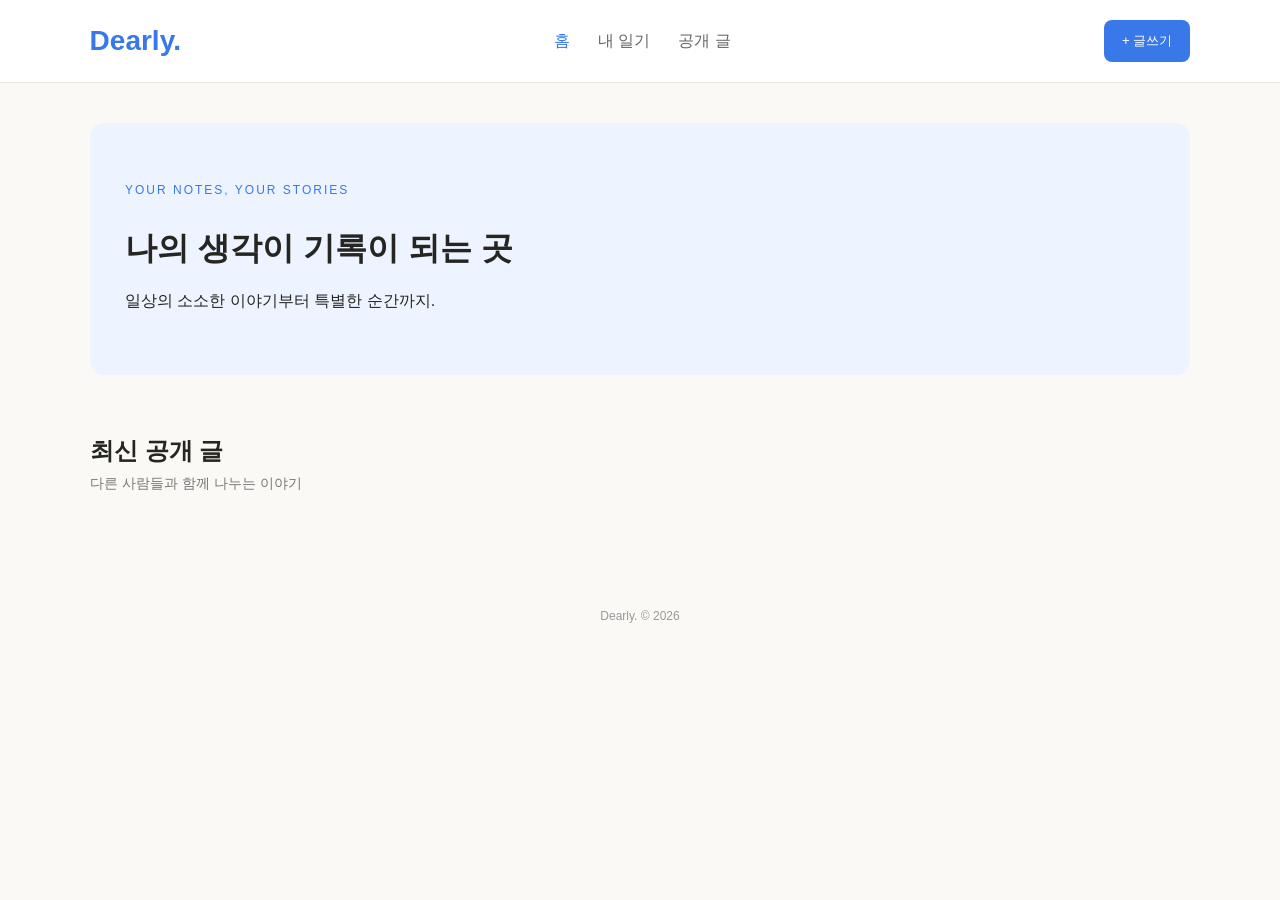
<file: index.html>
<!DOCTYPE html>
<html lang="ko">
<head>
    <meta charset="UTF-8">
    <meta name="viewport" content="width=device-width, initial-scale=1.0">
    <title>Dearly - 나의 기록</title>
    <link rel="stylesheet" href="style.css">
    <script src="script.js" defer></script>
</head>
<body>
    <!-- 상단 메뉴 -->
    <header class="header">
        <h1 class="logo">Dearly.</h1>

        <nav class="menu">
            <a href="#" class="active">홈</a>
            <a href="1.html">내 일기</a>
            <a href="#">공개 글</a>
        </nav>

        <button class="write-button"
                onclick="location.href='#posts'">
            + 글쓰기
        </button>
    </header>

    <main class="container">
        <!-- 소개 영역 -->
        <section class="hero">
            <p class="subtitle">YOUR NOTES, YOUR STORIES</p>
            <h2>나의 생각이 기록이 되는 곳</h2>
            <p>일상의 소소한 이야기부터 특별한 순간까지.</p>
        </section>

        <!-- 게시글 영역 -->
        <section id="posts">
            <div class="section-header">
                <div>
                    <h2>최신 공개 글</h2>
                    <p>다른 사람들과 함께 나누는 이야기</p>
                </div>
                <span id="post-count"></span>
            </div>

            <!-- JavaScript가 게시글 카드를 생성하는 영역 -->
            <div id="post-list" class="post-list"></div>
        </section>
    </main>

    <footer>
        <p>Dearly. &copy; 2026</p>
    </footer>
</body>
</html>
</file>
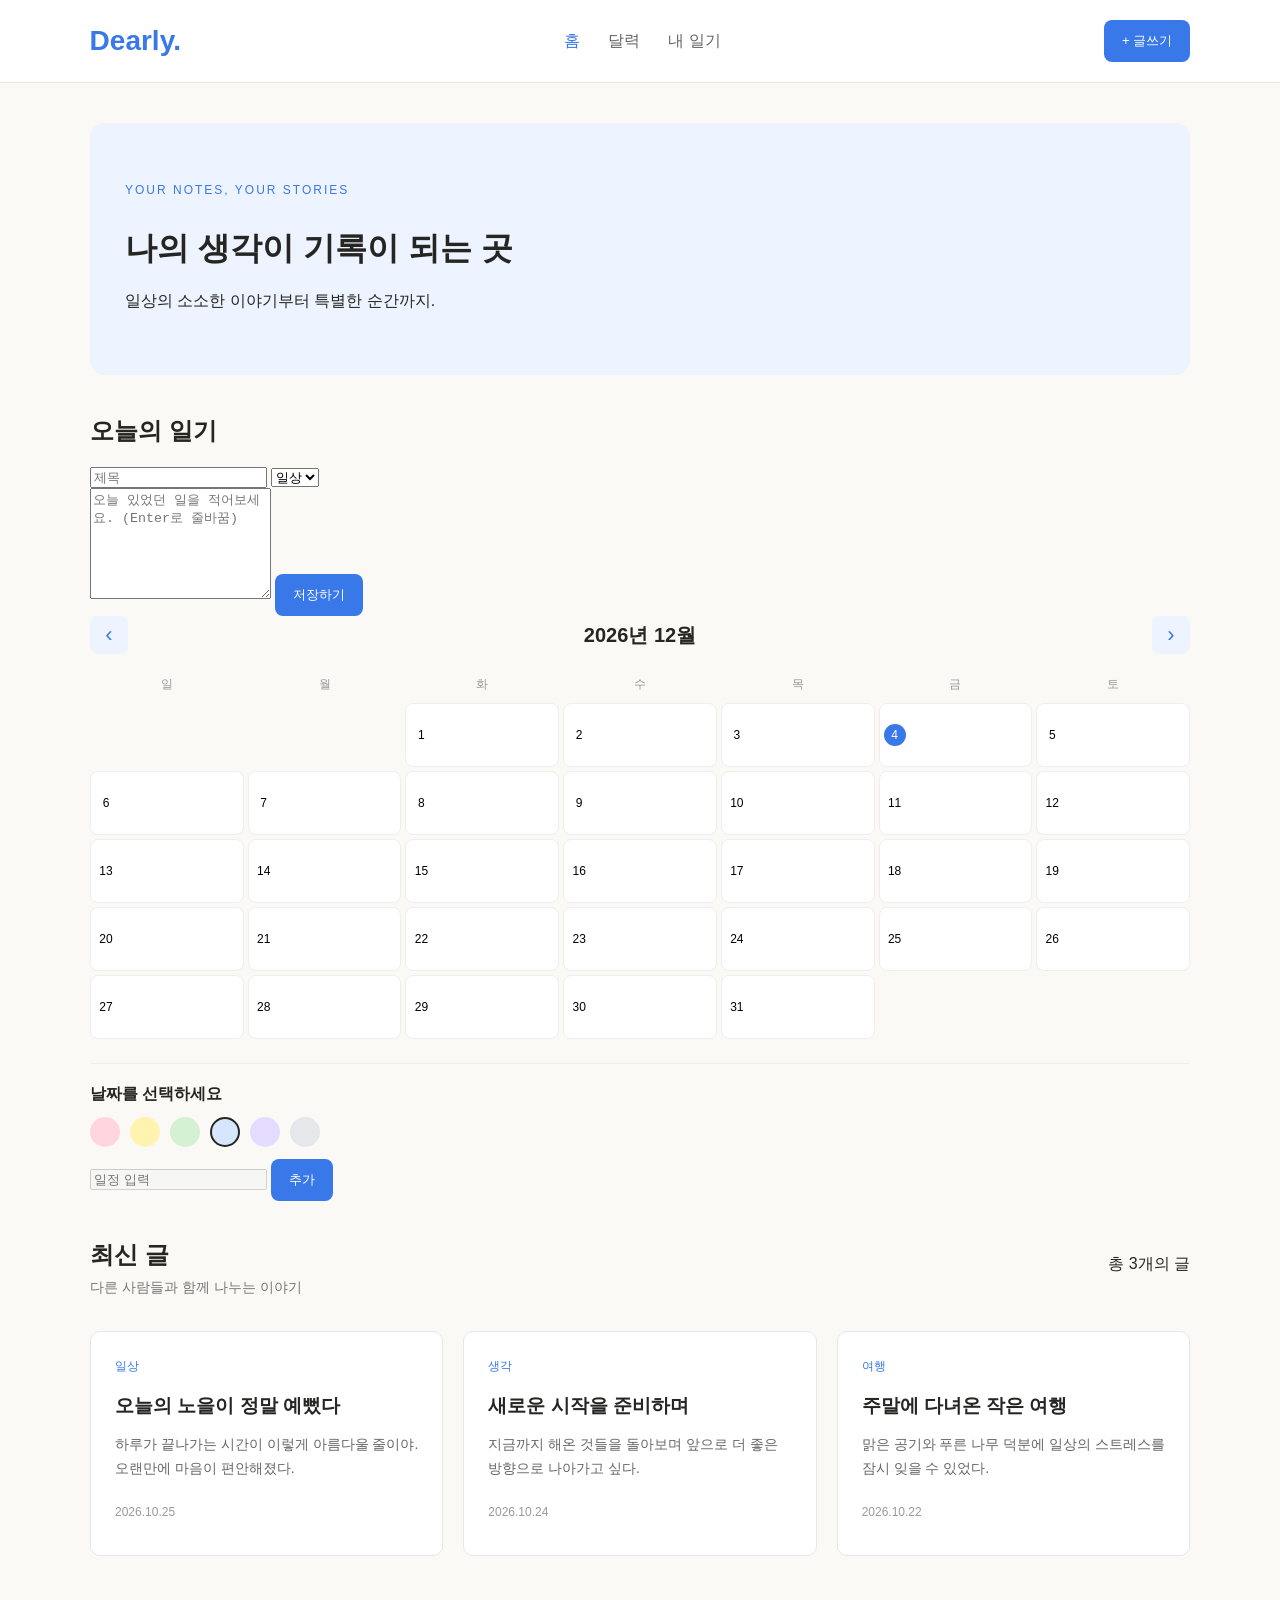
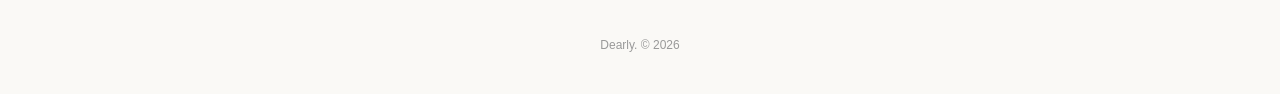
<file: index2.html>
<!DOCTYPE html>
<html lang="ko">
<head>
    <meta charset="UTF-8">
    <meta name="viewport" content="width=device-width, initial-scale=1.0">
    <title>Dearly - 나의 기록</title>
    <link rel="stylesheet" href="style.css">
    <script src="script.js" defer></script>
</head>
<body>
    <!-- 상단 메뉴 -->
    <header class="header">
        <h1 class="logo">Dearly.</h1>

        <nav class="menu">
            <a href="#" class="active">홈</a>
            <a href="#calendar">달력</a>
            <a href="#posts">내 일기</a>
        </nav>

        <button class="write-button"
                onclick="location.href='#write'">
            + 글쓰기
        </button>
    </header>

    <main class="container">
        <!-- 소개 영역 -->
        <section class="hero">
            <p class="subtitle">YOUR NOTES, YOUR STORIES</p>
            <h2>나의 생각이 기록이 되는 곳</h2>
            <p>일상의 소소한 이야기부터 특별한 순간까지.</p>
        </section>

        <!-- 글쓰기 영역 -->
        <section id="write" class="box">
            <h2>오늘의 일기</h2>
            <form id="write-form">
                <div class="form-row">
                    <input type="text" id="write-title" placeholder="제목" maxlength="40" required>
                    <select id="write-category">
                        <option>일상</option>
                        <option>생각</option>
                        <option>여행</option>
                        <option>기타</option>
                    </select>
                </div>
                <!-- textarea는 Enter로 줄바꿈이 가능합니다 -->
                <textarea id="write-content" rows="7"
                          placeholder="오늘 있었던 일을 적어보세요. (Enter로 줄바꿈)" required></textarea>
                <button type="submit" class="write-button">저장하기</button>
            </form>
        </section>

        <!-- 달력 영역 -->
        <section id="calendar" class="box">
            <div class="cal-header">
                <button id="prev-month" class="cal-nav" aria-label="이전 달">‹</button>
                <h2 id="cal-title"></h2>
                <button id="next-month" class="cal-nav" aria-label="다음 달">›</button>
            </div>
            <div id="cal-grid" class="cal-grid"></div>

            <div class="event-panel">
                <h3 id="selected-date-label">날짜를 선택하세요</h3>
               <ul id="event-list" class="event-list"></ul>

<!-- 추가: 색 선택 -->
<div id="color-picker" class="color-picker">
    <button type="button" class="color-dot c-pink" data-color="pink" aria-label="핑크"></button>
    <button type="button" class="color-dot c-yellow" data-color="yellow" aria-label="노랑"></button>
    <button type="button" class="color-dot c-green" data-color="green" aria-label="초록"></button>
    <button type="button" class="color-dot c-blue selected" data-color="blue" aria-label="파랑"></button>
    <button type="button" class="color-dot c-purple" data-color="purple" aria-label="보라"></button>
    <button type="button" class="color-dot c-gray" data-color="gray" aria-label="회색"></button>
</div>

<div class="form-row">
                <div class="form-row">
                    <input type="text" id="event-input" placeholder="일정 입력" maxlength="20" disabled>
                    <button id="event-add" class="write-button" disabled>추가</button>
                </div>
                <p id="event-msg" class="event-msg"></p>
            </div>
        </section>

        <!-- 게시글 영역 -->
        <section id="posts">
            <div class="section-header">
                <div>
                    <h2>최신 글</h2>
                    <p>다른 사람들과 함께 나누는 이야기</p>
                </div>
                <span id="post-count"></span>
            </div>

            <div id="post-list" class="post-list"></div>
        </section>
    </main>

    <footer>
        <p>Dearly. &copy; 2026</p>
    </footer>
</body>
</html>
</file>
<file: style.css>
/* 기본 설정 */
* {
    box-sizing: border-box;
}

body {
    margin: 0;
    font-family: Arial, "Malgun Gothic", sans-serif;
    background-color: #faf9f6;
    color: #252522;
}

/* 상단 메뉴 */
.header {
    display: flex;
    align-items: center;
    justify-content: space-between;
    padding: 20px 7%;
    background-color: white;
    border-bottom: 1px solid #e9e7e0;
}

.logo {
    color: #3978e8;
    margin: 0;
    font-size: 28px;
}

.menu {
    display: flex;
    gap: 28px;
}

.menu a {
    color: #666;
    text-decoration: none;
}

.menu a:hover,
.menu a.active {
    color: #3978e8;
}

/* 버튼 */
.write-button {
    background-color: #3978e8;
    color: white;
    border: none;
    border-radius: 8px;
    padding: 12px 18px;
    cursor: pointer;
}

.write-button:hover {
    background-color: #245fc5;
}

/* 본문 */
.container {
    width: 86%;
    max-width: 1100px;
    margin: 40px auto;
}

/* 소개 영역 */
.hero {
    background-color: #edf4ff;
    border-radius: 14px;
    padding: 45px 35px;
    margin-bottom: 40px;
}

.subtitle {
    color: #3978e8;
    font-size: 12px;
    letter-spacing: 2px;
}

.hero h2 {
    font-size: 32px;
    margin-bottom: 12px;
}

.hero p {
    line-height: 1.7;
}

/* 게시글 제목 영역 */
.section-header {
    display: flex;
    align-items: center;
    justify-content: space-between;
    margin-bottom: 20px;
}

.section-header h2 {
    margin-bottom: 8px;
}

.section-header p {
    color: #777;
    font-size: 14px;
    margin-top: 0;
}

/* 게시글 카드 */
.post-list {
    display: grid;
    grid-template-columns: repeat(3, minmax(0, 1fr));
    gap: 20px;
}

.post-card {
    background-color: white;
    border: 1px solid #e5e7eb;
    border-radius: 10px;
    padding: 24px;
    transition: transform 0.2s;
}

.post-card:hover {
    transform: translateY(-4px);
}

.category {
    color: #3978e8;
    font-size: 12px;
}

.post-card h3 {
    font-size: 19px;
    margin: 18px 0 12px;
}

.post-content {
    color: #666;
    font-size: 14px;
    line-height: 1.7;
}

.post-date {
    color: #999;
    font-size: 12px;
    margin-top: 24px;
}

/* 하단 */
footer {
    text-align: center;
    padding: 30px;
    color: #999;
    font-size: 12px;
}
/* 색 선택 동그라미 */
.color-picker {
    display: flex;
    gap: 10px;
    margin-bottom: 12px;
}

.color-dot {
    width: 30px;
    height: 30px;
    border-radius: 50%;
    border: 2px solid transparent;
    cursor: pointer;
}

.color-dot.selected {
    border-color: #252522;
}
/* 달력 */
.cal-header {
    display: flex;
    align-items: center;
    justify-content: space-between;
    margin-bottom: 16px;
}

.cal-header h2 {
    margin: 0;
    font-size: 20px;
}

.cal-nav {
    background: #edf4ff;
    color: #3978e8;
    border: none;
    border-radius: 8px;
    width: 38px;
    height: 38px;
    font-size: 22px;
    cursor: pointer;
}

.cal-grid {
    display: grid;
    grid-template-columns: repeat(7, minmax(0, 1fr));
    gap: 4px;
}

.cal-weekday {
    text-align: center;
    font-size: 12px;
    color: #999;
    padding: 6px 0;
}

.cal-day {
    min-height: 64px;
    padding: 6px 4px;
    border: 1px solid #eee;
    border-radius: 8px;
    background: white;
    cursor: pointer;
    text-align: left;
    font-family: inherit;
    overflow: hidden;
}

.cal-day:hover {
    background-color: #f5f9ff;
}

.cal-day.today .cal-num {
    background-color: #3978e8;
    color: white;
    border-radius: 50%;
}

.cal-day.selected {
    border-color: #3978e8;
    background-color: #edf4ff;
}

.cal-day.empty {
    border: none;
    background: none;
    cursor: default;
}

.cal-num {
    display: inline-block;
    width: 22px;
    height: 22px;
    line-height: 22px;
    text-align: center;
    font-size: 12px;
}

.cal-event {
    display: block;
    margin-top: 2px;
    padding: 1px 4px;
    font-size: 10px;
    border-radius: 4px;
    white-space: nowrap;
    overflow: hidden;
    text-overflow: ellipsis;
}

/* 일정 입력 패널 */
.event-panel {
    margin-top: 24px;
    padding-top: 20px;
    border-top: 1px solid #eee;
}

.event-panel h3 {
    margin: 0 0 12px;
    font-size: 16px;
}

.event-list {
    list-style: none;
    padding: 0;
    margin: 0 0 12px;
}

.event-list li {
    display: flex;
    align-items: center;
    justify-content: space-between;
    padding: 10px 12px;
    margin-bottom: 6px;
    border-radius: 8px;
    font-size: 14px;
}

.event-delete {
    background: none;
    border: none;
    color: #c0392b;
    cursor: pointer;
    font-size: 13px;
}

.event-msg {
    margin: 0;
    font-size: 13px;
    color: #c0392b;
    min-height: 18px;
}
/* 색 팔레트 (배경색 + 글자색) */
.c-pink   { background-color: #ffd6e0; color: #9b3d57; }
.c-yellow { background-color: #fff3b0; color: #7a6500; }
.c-green  { background-color: #d4f1d4; color: #2f6b3a; }
.c-blue   { background-color: #d6e6ff; color: #245fc5; }
.c-purple { background-color: #e6dcff; color: #5b3fa0; }
.c-gray   { background-color: #e5e7eb; color: #555555; }
/* 모바일 화면 */
@media (max-width: 700px) {
    .header {
        flex-wrap: wrap;
        gap: 16px;
    }

    .menu {
        gap: 14px;
    }

    .container {
        width: 90%;
    }

    .hero h2 {
        font-size: 25px;
    }

    .post-list {
        grid-template-columns: 1fr;
    }
}
</file>
